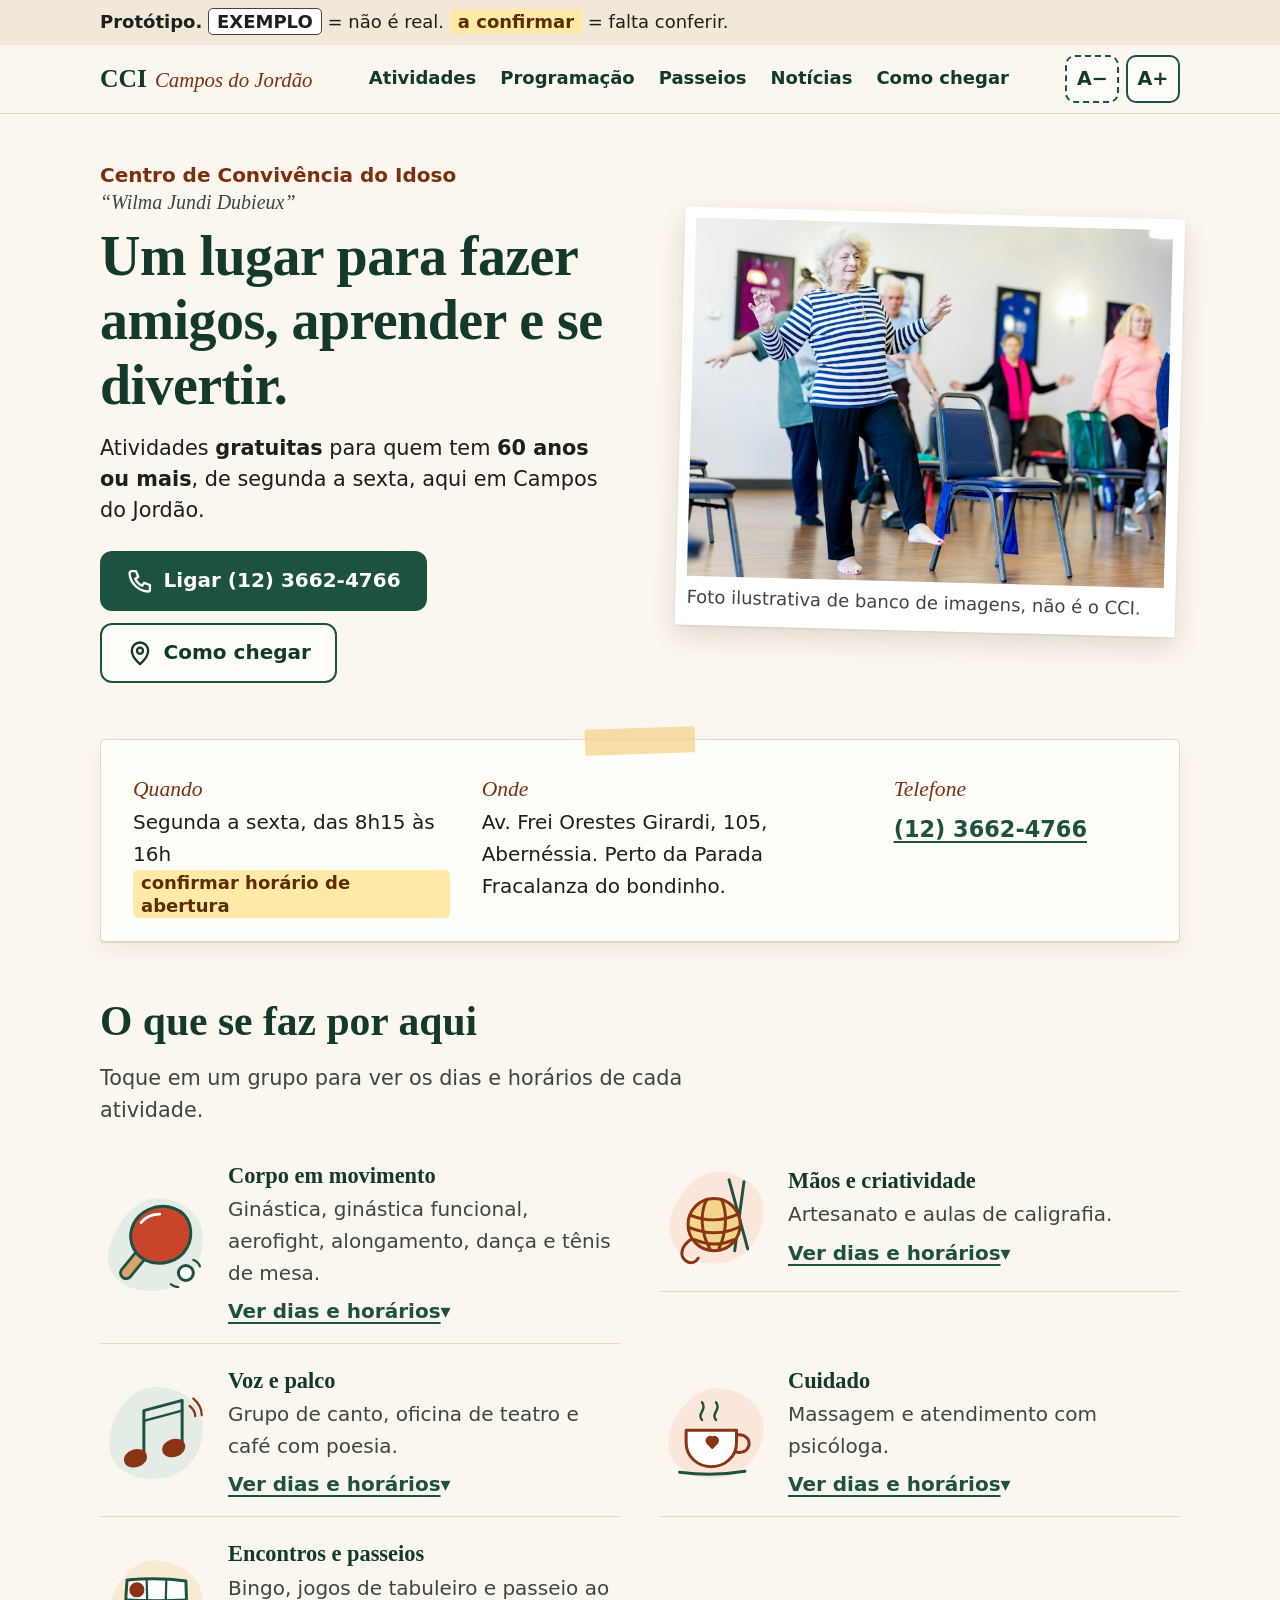
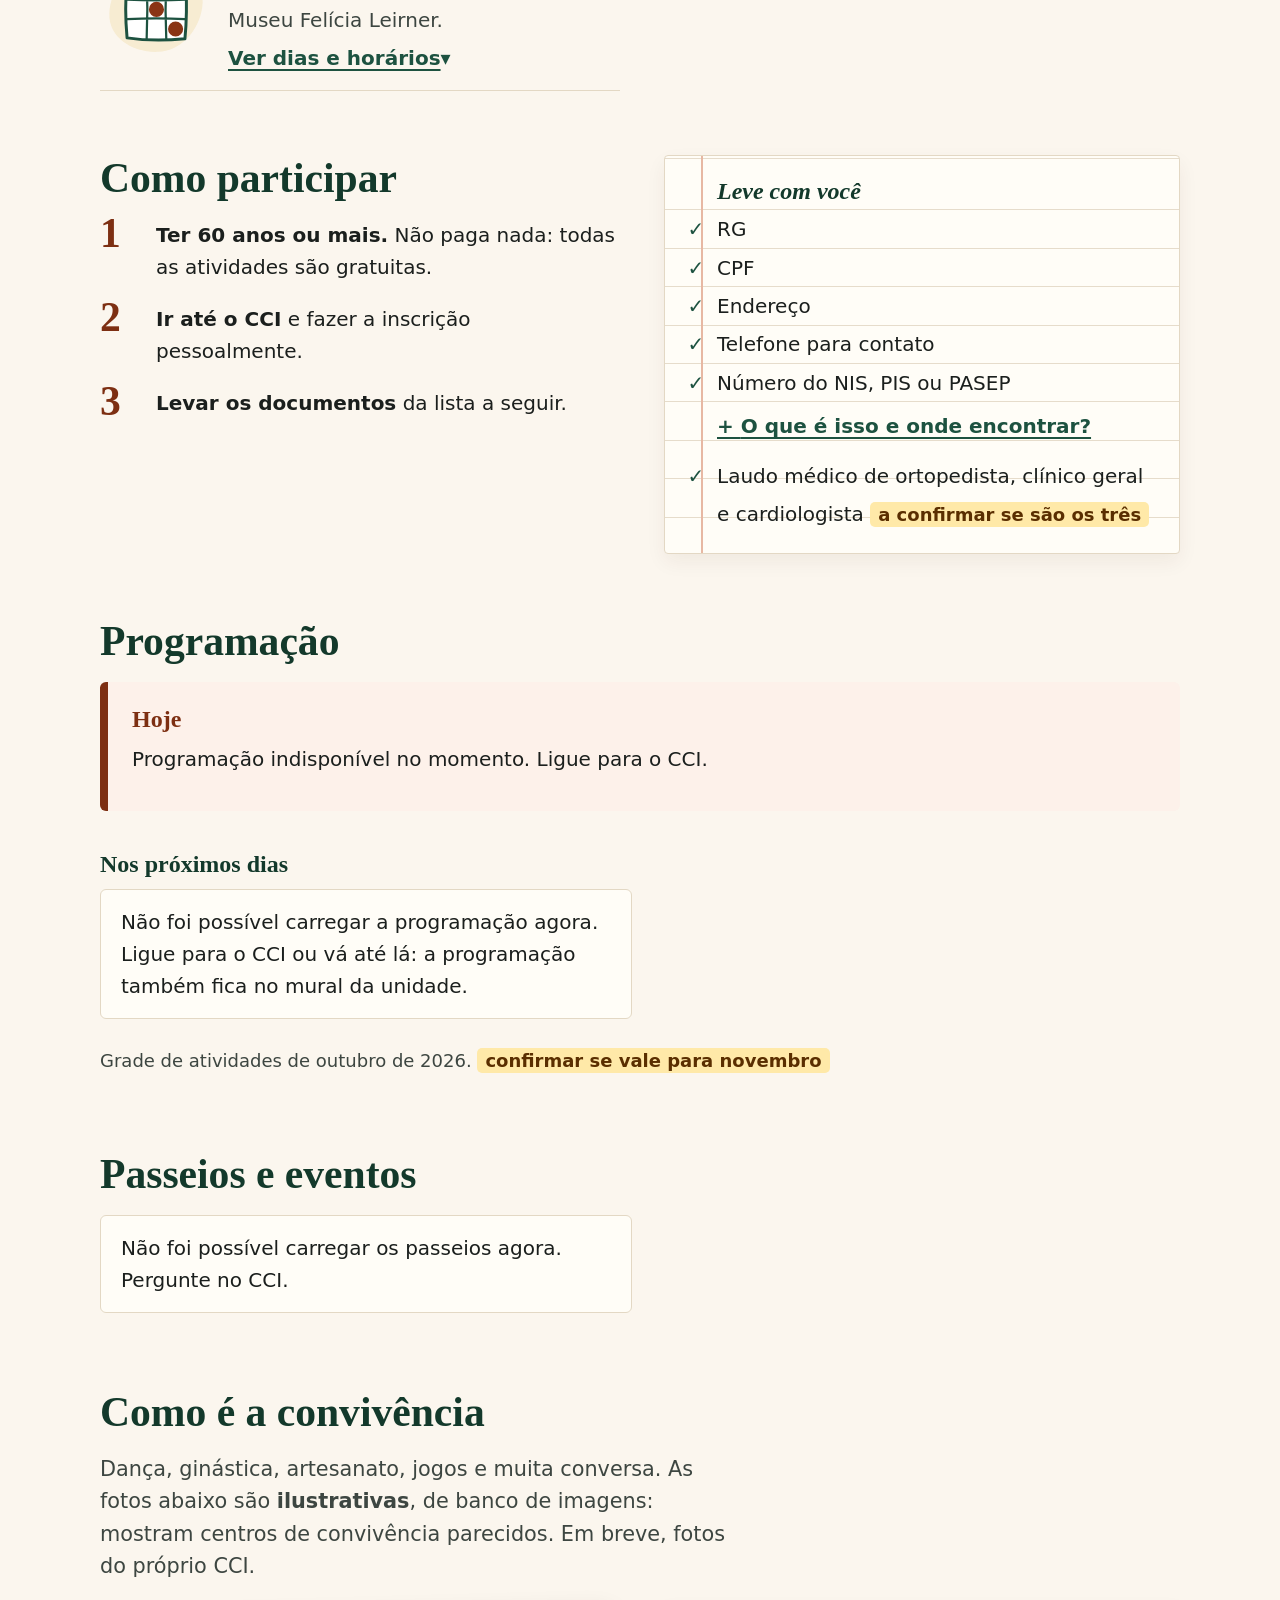
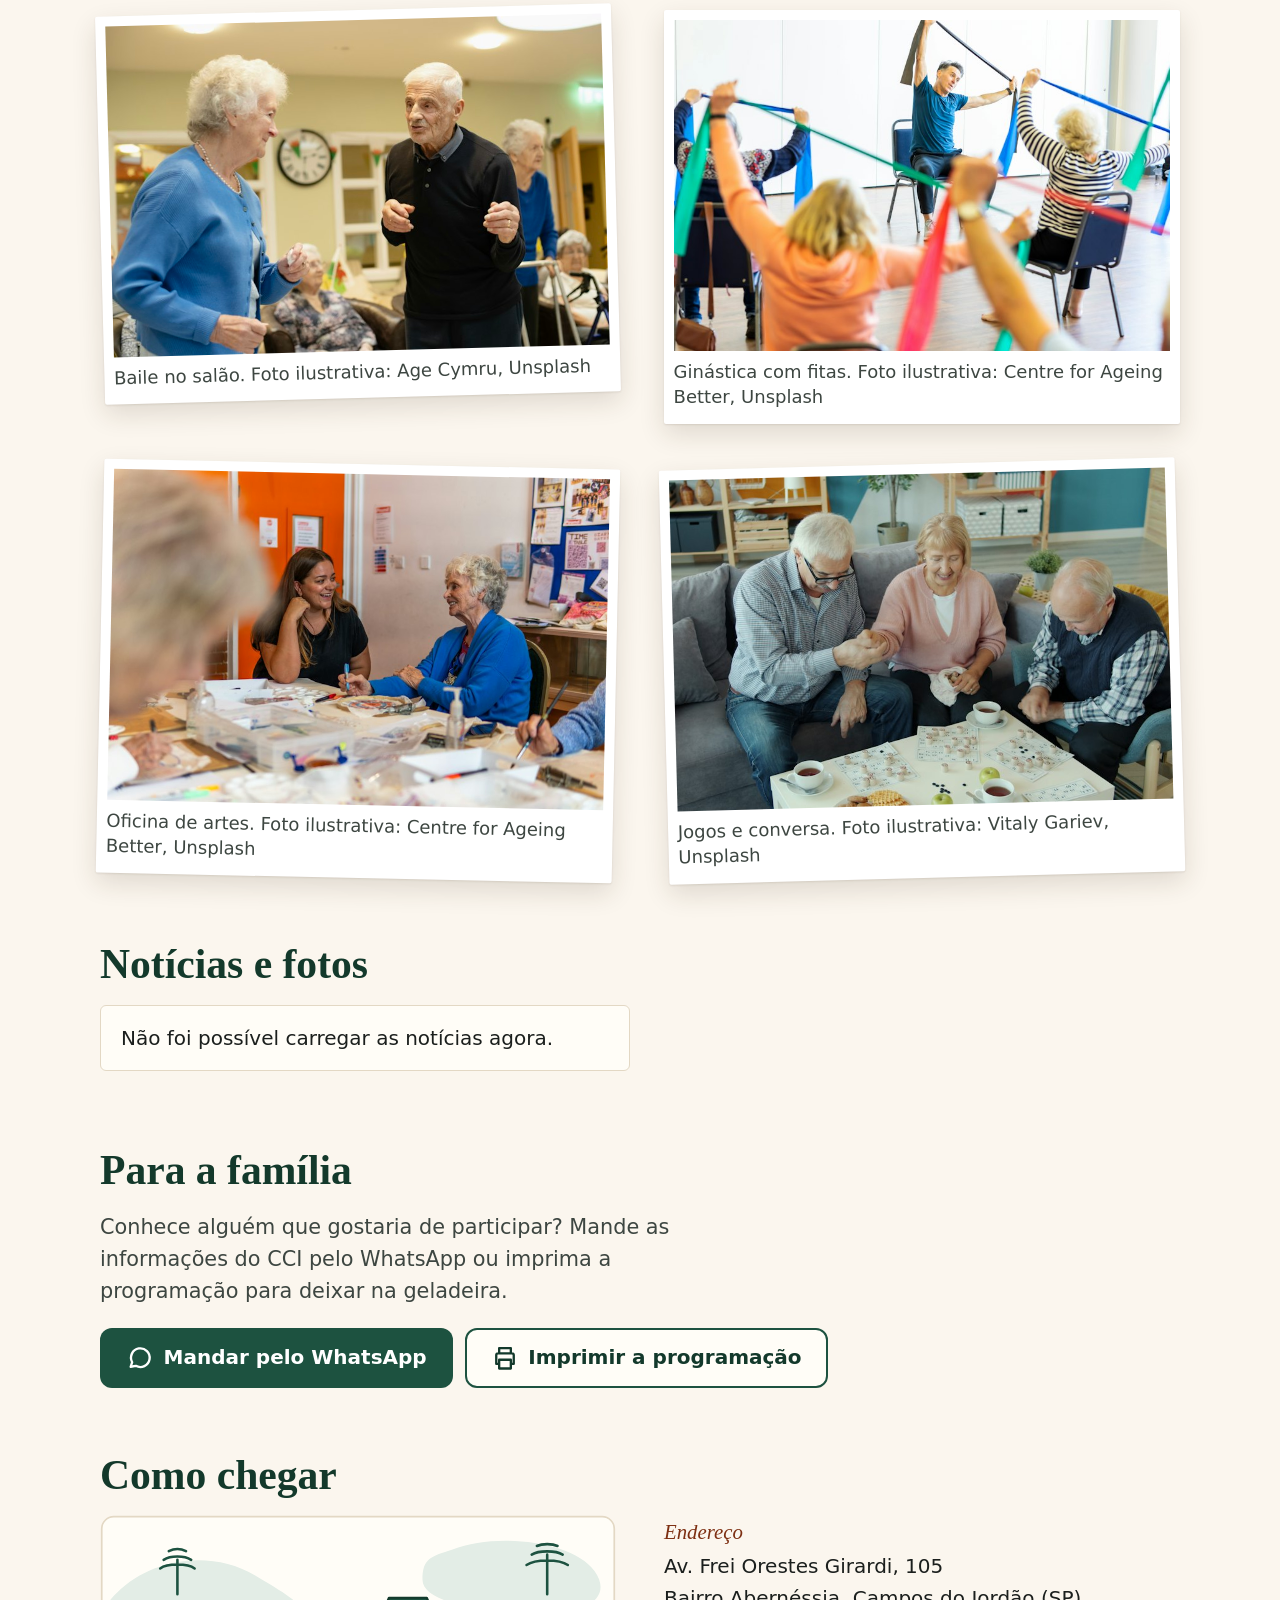
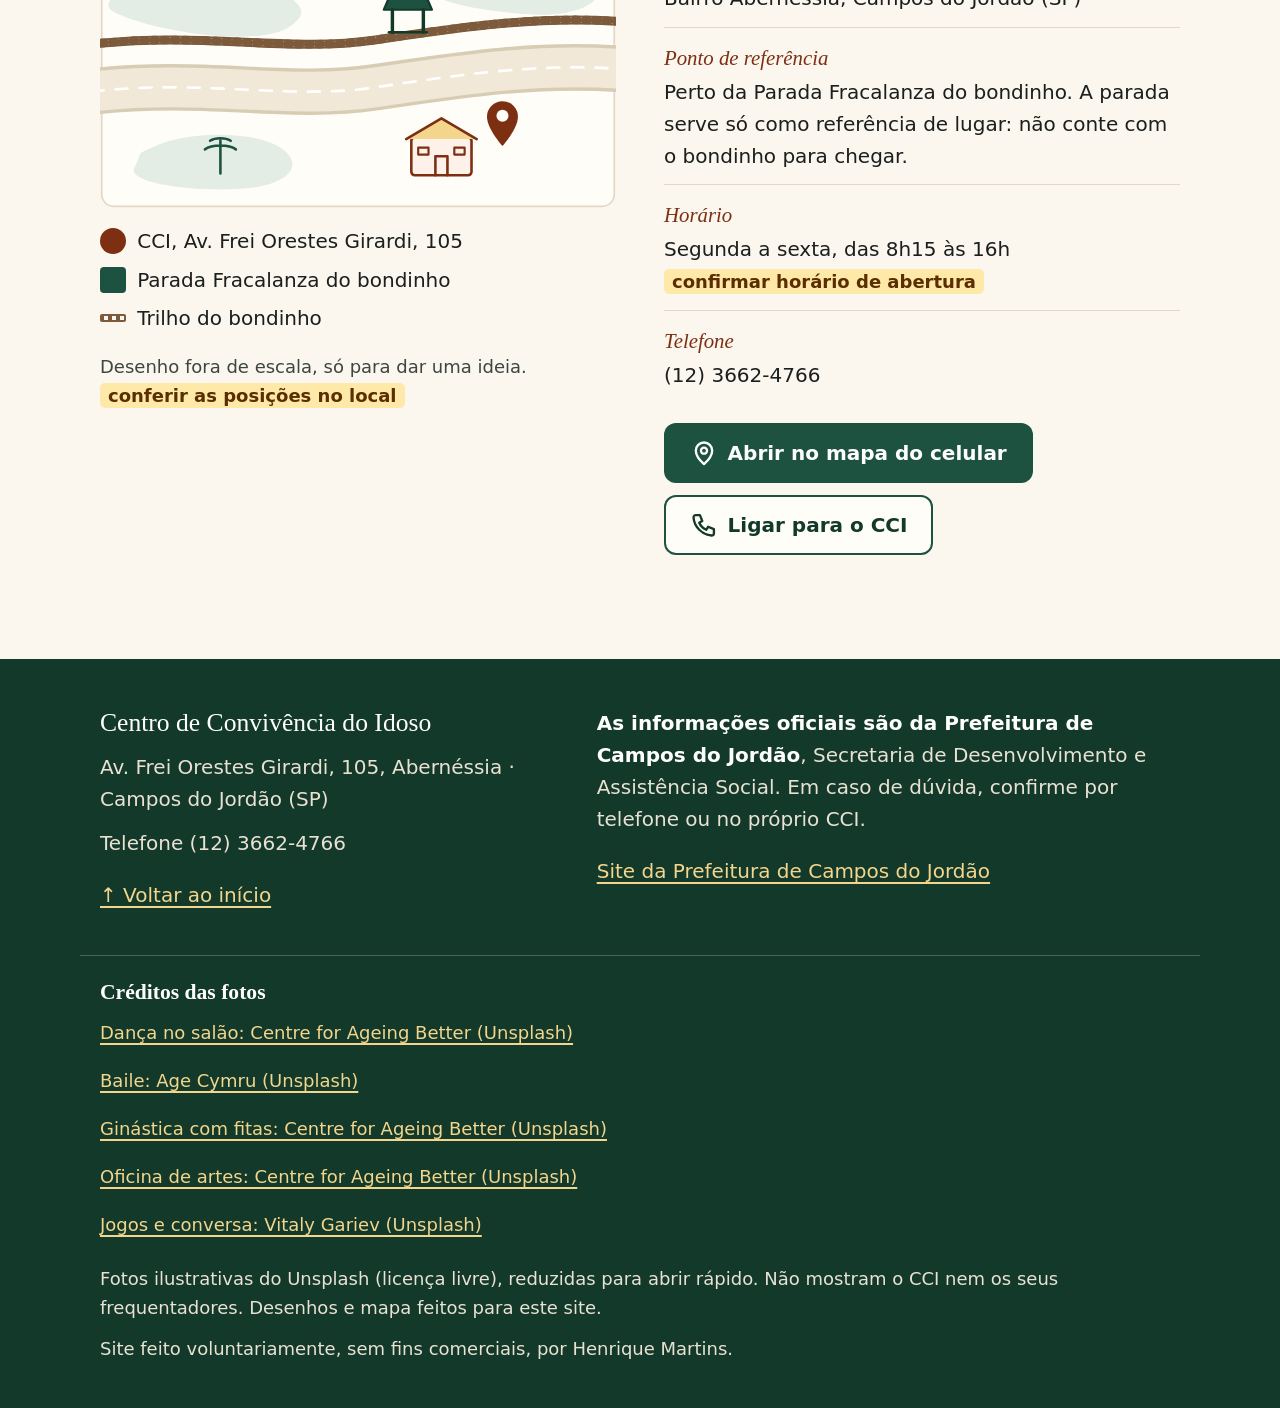
<file: index.html>
<!doctype html>
<html lang="pt-BR">
<head>
  <meta charset="utf-8">
  <meta name="viewport" content="width=device-width, initial-scale=1">
  <title>Centro de Convivência do Idoso – Campos do Jordão</title>
  <meta name="description" content="Centro de Convivência do Idoso (CCI) de Campos do Jordão: atividades gratuitas para pessoas com 60 anos ou mais. Programação, passeios, endereço e telefone.">
  <meta name="theme-color" content="#1d5240">
  <!-- PROTÓTIPO: não aparecer no Google. Apagar esta linha quando o site for oficial. -->
  <meta name="robots" content="noindex, nofollow">
  <link rel="stylesheet" href="css/estilo.css?v=21">
</head>
<body>
  <!-- Ícones dos botões (desenhos simples, sem texto) -->
  <svg class="sprite" aria-hidden="true" focusable="false">
    <symbol id="i-telefone" viewBox="0 0 24 24"><path d="M5 3.5h3.5l2 5-2.6 1.6a11.5 11.5 0 0 0 6 6l1.6-2.6 5 2V19a2 2 0 0 1-2 2A17 17 0 0 1 3 5.5a2 2 0 0 1 2-2z"/></symbol>
    <symbol id="i-local" viewBox="0 0 24 24"><path d="M12 21.5s-7-6.3-7-11.5a7 7 0 0 1 14 0c0 5.2-7 11.5-7 11.5z"/><circle cx="12" cy="10" r="2.6"/></symbol>
    <symbol id="i-conversa" viewBox="0 0 24 24"><path d="M4 19.5l1.3-3.9A8 8 0 1 1 8.4 18.7z"/></symbol>
    <symbol id="i-impressora" viewBox="0 0 24 24"><path d="M7 8V3.5h10V8M7 17H4.5V9.5a1.5 1.5 0 0 1 1.5-1.5h12a1.5 1.5 0 0 1 1.5 1.5V17H17M7 13.5h10V21H7z"/></symbol>
  </svg>

  <a class="pular" href="#conteudo">Pular para o conteúdo</a>

  <div class="faixa-prototipo" id="faixa-prototipo">
    <div class="largura">
      <strong>Protótipo.</strong> <span class="selo selo-exemplo">EXEMPLO</span> = não é real. <span class="selo selo-confirmar">a confirmar</span> = falta conferir.
    </div>
  </div>

  <header class="topo">
    <div class="largura topo-linha">
      <a class="marca" href="#inicio">CCI <em>Campos do Jordão</em></a>
      <nav aria-label="Seções do site" class="menu-topo">
        <ul class="menu">
          <li><a href="#atividades">Atividades</a></li>
          <li><a href="#programacao">Programação</a></li>
          <li><a href="#passeios">Passeios</a></li>
          <li data-publicidade><a href="#noticias">Notícias</a></li>
          <li><a href="#como-chegar">Como chegar</a></li>
        </ul>
      </nav>
      <div class="tamanho-letra" role="group" aria-label="Tamanho da letra">
        <button type="button" class="js-letra" data-passo="-1" aria-label="Diminuir a letra">A−</button>
        <button type="button" class="js-letra" data-passo="1" aria-label="Aumentar a letra">A+</button>
      </div>
    </div>
  </header>

  <main id="conteudo">

    <!-- INÍCIO: o essencial na primeira tela -->
    <section id="inicio" class="abertura" aria-labelledby="titulo-inicio">
      <div class="largura abertura-grade">
        <figure class="abertura-foto">
          <picture>
            <source media="(min-width: 48rem)" srcset="img/convivencia-danca-1280.jpg">
            <img src="img/convivencia-danca-720.jpg" width="720" height="540" alt="Senhoras de cabelos brancos dançando com os braços abertos num salão com cadeiras encostadas na parede.">
          </picture>
          <figcaption>Foto ilustrativa de banco de imagens, não é o CCI.</figcaption>
        </figure>

        <div class="abertura-texto">
          <p class="nome-oficial">Centro de Convivência do Idoso <span>“Wilma Jundi Dubieux”</span></p>
          <h1 id="titulo-inicio">Um lugar para fazer amigos, aprender e se divertir.</h1>
          <p class="chamada">Atividades <strong>gratuitas</strong> para quem tem <strong>60 anos ou mais</strong>, de segunda a sexta, aqui em Campos do Jordão.</p>
          <div class="botoes">
            <a class="botao botao-principal js-telefone-link" href="tel:+551236624766">
              <svg class="icone" aria-hidden="true"><use href="#i-telefone"/></svg>
              <span>Ligar <span class="js-telefone-texto">(12) 3662-4766</span></span>
            </a>
            <a class="botao botao-claro" href="#como-chegar">
              <svg class="icone" aria-hidden="true"><use href="#i-local"/></svg>
              <span>Como chegar</span>
            </a>
          </div>
        </div>
      </div>
    </section>

    <div class="largura">
      <div id="avisos" class="avisos" aria-live="polite"></div>

      <!-- Bilhete com o essencial -->
      <dl class="bilhete" aria-label="Informações principais">
        <div>
          <dt>Quando</dt>
          <dd>Segunda a sexta, das 8h15 às 16h <span class="selo selo-confirmar">confirmar horário de abertura</span></dd>
        </div>
        <div>
          <dt>Onde</dt>
          <dd>Av. Frei Orestes Girardi, 105, Abernéssia. Perto da Parada Fracalanza do bondinho.</dd>
        </div>
        <div>
          <dt>Telefone</dt>
          <dd><a class="js-telefone-link" href="tel:+551236624766"><span class="js-telefone-texto">(12) 3662-4766</span></a></dd>
        </div>
      </dl>

      <!-- Índice (só no celular; no computador o menu fica no topo) -->
      <nav aria-label="Neste site" class="indice">
        <h2>Neste site</h2>
        <ul>
          <li><a href="#atividades">O que se faz por aqui</a></li>
          <li><a href="#participar">Como participar</a></li>
          <li><a href="#programacao">Programação</a></li>
          <li><a href="#passeios">Passeios e eventos</a></li>
          <li data-publicidade><a href="#noticias">Notícias e fotos</a></li>
          <li><a href="#familia">Para a família</a></li>
          <li><a href="#como-chegar">Como chegar</a></li>
        </ul>
      </nav>

      <!-- O QUE SE FAZ POR AQUI: cada grupo abre e mostra os dias e horários (vindos da planilha) -->
      <section id="atividades" class="secao" aria-labelledby="titulo-atividades">
        <h2 id="titulo-atividades">O que se faz por aqui</h2>
        <p class="intro">Toque em um grupo para ver os dias e horários de cada atividade.</p>
        <ul class="grupos">
          <li class="grupo">
            <details>
              <summary>
                <img src="img/ilustracoes/movimento.svg" alt="" width="120" height="120">
                <span class="grupo-texto"><span class="grupo-nome">Corpo em movimento</span>
                <span class="grupo-lista">Ginástica, ginástica funcional, aerofight, alongamento, dança e tênis de mesa.</span>
                <span class="grupo-abrir"><span class="quando-fechado">Ver dias e horários</span><span class="quando-aberto">Esconder horários</span></span></span>
              </summary>
              <div class="grupo-horarios" data-busca="ginastica,aerofight,funcional,alongamento,danca,tenis"><p>Veja na programação mais abaixo.</p></div>
            </details>
          </li>
          <li class="grupo">
            <details>
              <summary>
                <img src="img/ilustracoes/maos.svg" alt="" width="120" height="120">
                <span class="grupo-texto"><span class="grupo-nome">Mãos e criatividade</span>
                <span class="grupo-lista">Artesanato e aulas de caligrafia.</span>
                <span class="grupo-abrir"><span class="quando-fechado">Ver dias e horários</span><span class="quando-aberto">Esconder horários</span></span></span>
              </summary>
              <div class="grupo-horarios" data-busca="artesanato,caligrafia"><p>Veja na programação mais abaixo.</p></div>
            </details>
          </li>
          <li class="grupo">
            <details>
              <summary>
                <img src="img/ilustracoes/voz.svg" alt="" width="120" height="120">
                <span class="grupo-texto"><span class="grupo-nome">Voz e palco</span>
                <span class="grupo-lista">Grupo de canto, oficina de teatro e café com poesia.</span>
                <span class="grupo-abrir"><span class="quando-fechado">Ver dias e horários</span><span class="quando-aberto">Esconder horários</span></span></span>
              </summary>
              <div class="grupo-horarios" data-busca="canto,teatro,poesia"><p>Veja na programação mais abaixo.</p></div>
            </details>
          </li>
          <li class="grupo">
            <details>
              <summary>
                <img src="img/ilustracoes/cuidado.svg" alt="" width="120" height="120">
                <span class="grupo-texto"><span class="grupo-nome">Cuidado</span>
                <span class="grupo-lista">Massagem e atendimento com psicóloga.</span>
                <span class="grupo-abrir"><span class="quando-fechado">Ver dias e horários</span><span class="quando-aberto">Esconder horários</span></span></span>
              </summary>
              <div class="grupo-horarios" data-busca="massagem,psicolog"><p>Veja na programação mais abaixo.</p></div>
            </details>
          </li>
          <li class="grupo">
            <details>
              <summary>
                <img src="img/ilustracoes/encontros.svg" alt="" width="120" height="120">
                <span class="grupo-texto"><span class="grupo-nome">Encontros e passeios</span>
                <span class="grupo-lista">Bingo, jogos de tabuleiro e passeio ao Museu Felícia Leirner.</span>
                <span class="grupo-abrir"><span class="quando-fechado">Ver dias e horários</span><span class="quando-aberto">Esconder horários</span></span></span>
              </summary>
              <div class="grupo-horarios" data-busca="bingo,tabuleiro,museu,passeio"><p>Veja na programação mais abaixo.</p></div>
            </details>
          </li>
        </ul>
      </section>

      <!-- COMO PARTICIPAR -->
      <section id="participar" class="secao participar" aria-labelledby="titulo-participar">
        <div>
          <h2 id="titulo-participar">Como participar</h2>
          <ol class="passos">
            <li><strong>Ter 60 anos ou mais.</strong> Não paga nada: todas as atividades são gratuitas.</li>
            <li><strong>Ir até o CCI</strong> e fazer a inscrição pessoalmente.</li>
            <li><strong>Levar os documentos</strong> da lista a seguir.</li>
          </ol>
        </div>
        <div class="caderno">
          <h3>Leve com você</h3>
          <ul>
            <li>RG</li>
            <li>CPF</li>
            <li>Endereço</li>
            <li>Telefone para contato</li>
            <li>Número do NIS, PIS ou PASEP
              <details class="ajuda-doc">
                <summary>O que é isso e onde encontrar?</summary>
                <div class="ajuda-doc-texto">
                  <p><strong>O que é:</strong> um número que o governo dá a cada pessoa. Quem trabalhou de carteira assinada tem o <strong>PIS</strong>; quem foi servidor público tem o <strong>PASEP</strong>; quem está em algum programa social tem o <strong>NIS</strong>. É o mesmo tipo de número: quem tem um deles já tem o que precisa.</p>
                  <p><strong>Onde achar, sem sair de casa:</strong></p>
                  <ul>
                    <li><strong>Carteira de Trabalho de papel:</strong> nas primeiras páginas, procure um carimbo ou etiqueta escrito “PIS” ou “PASEP”.</li>
                    <li><strong>Cartão Cidadão ou cartão do Bolsa Família</strong> (da Caixa): o número vem impresso no cartão.</li>
                    <li><strong>Aplicativo Carteira de Trabalho Digital</strong>, no celular: aparece nos dados pessoais.</li>
                    <li><strong>Aplicativo Meu INSS ou telefone 135</strong>: lá o número aparece com o nome de “NIT”, que é o mesmo.</li>
                  </ul>
                  <p><strong>Se nunca teve nenhum desses:</strong> o número é criado quando a pessoa faz o <strong>Cadastro Único</strong> no CRAS (Centro de Referência de Assistência Social). Leve RG e CPF.</p>
                  <p>Na dúvida, ligue para o CCI antes de ir: <a class="js-telefone-link" href="tel:+551236624766"><span class="js-telefone-texto">(12) 3662-4766</span></a>.</p>
                  <p><span class="selo selo-confirmar">texto a revisar com a coordenação</span></p>
                </div>
              </details>
            </li>
            <li>Laudo médico de ortopedista, clínico geral e cardiologista <span class="selo selo-confirmar">a confirmar se são os três</span></li>
          </ul>
        </div>
      </section>

      <!-- PROGRAMAÇÃO -->
      <section id="programacao" class="secao" aria-labelledby="titulo-programacao">
        <h2 id="titulo-programacao">Programação</h2>
        <p class="estado" id="estado-programacao"></p>

        <div id="hoje" class="cartao cartao-hoje">
          <h3>Hoje</h3>
          <p>Carregando a programação…</p>
        </div>

        <h3 class="subtitulo">Nos próximos dias</h3>
        <div id="semana" class="semana">
          <p class="aviso-falha">Se a programação não aparecer, ligue para o CCI ou vá até lá: a programação também fica no mural da unidade.</p>
        </div>
        <p id="sem-atividade" class="sem-atividade"></p>
        <div id="dias-fechados" class="dias-fechados"></div>
        <div id="mensais" class="mensais"></div>
        <p class="nota">Grade de atividades de outubro de 2026. <span class="selo selo-confirmar">confirmar se vale para novembro</span></p>
        <p class="voltar"><a href="#inicio">Voltar ao início</a></p>
      </section>

      <!-- PASSEIOS E EVENTOS -->
      <section id="passeios" class="secao" aria-labelledby="titulo-passeios">
        <h2 id="titulo-passeios">Passeios e eventos</h2>
        <p class="estado" id="estado-eventos"></p>
        <div id="eventos" class="eventos">
          <p class="aviso-falha">Se os passeios não aparecerem, pergunte no CCI.</p>
        </div>
        <p class="voltar"><a href="#inicio">Voltar ao início</a></p>
      </section>

      <!-- A CONVIVÊNCIA: fotos ilustrativas até chegarem as fotos reais do CCI -->
      <section class="secao" aria-labelledby="titulo-espaco">
        <h2 id="titulo-espaco">Como é a convivência</h2>
        <p class="intro">Dança, ginástica, artesanato, jogos e muita conversa. As fotos abaixo são <strong>ilustrativas</strong>, de banco de imagens: mostram centros de convivência parecidos. Em breve, fotos do próprio CCI.</p>
        <div class="galeria">
          <figure class="foto-moldura inclinada-esq">
            <img src="img/convivencia-baile.jpg" width="800" height="533" loading="lazy" alt="Uma senhora e um senhor dançando juntos num salão, com outras pessoas sentadas assistindo.">
            <figcaption>Baile no salão. Foto ilustrativa: Age Cymru, Unsplash</figcaption>
          </figure>
          <figure class="foto-moldura">
            <img src="img/convivencia-ginastica.jpg" width="800" height="533" loading="lazy" alt="Grupo fazendo ginástica sentado em cadeiras, balançando fitas coloridas no ar.">
            <figcaption>Ginástica com fitas. Foto ilustrativa: Centre for Ageing Better, Unsplash</figcaption>
          </figure>
          <figure class="foto-moldura inclinada-dir">
            <img src="img/convivencia-artes.jpg" width="800" height="533" loading="lazy" alt="Senhora sorrindo numa mesa de artesanato, com tintas e materiais espalhados, conversando com uma moça.">
            <figcaption>Oficina de artes. Foto ilustrativa: Centre for Ageing Better, Unsplash</figcaption>
          </figure>
          <figure class="foto-moldura inclinada-esq">
            <img src="img/convivencia-jogos.jpg" width="800" height="533" loading="lazy" alt="Três idosos sentados num sofá montando um quebra-cabeça e rindo, com xícaras de chá na mesa.">
            <figcaption>Jogos e conversa. Foto ilustrativa: Vitaly Gariev, Unsplash</figcaption>
          </figure>
        </div>
      </section>

      <!-- NOTÍCIAS (some no período eleitoral) -->
      <section id="noticias" class="secao" aria-labelledby="titulo-noticias" data-publicidade>
        <h2 id="titulo-noticias">Notícias e fotos</h2>
        <p class="estado" id="estado-noticias"></p>
        <div id="lista-noticias" class="noticias"></div>
        <p class="voltar"><a href="#inicio">Voltar ao início</a></p>
      </section>

      <!-- PARA A FAMÍLIA -->
      <section id="familia" class="secao familia" aria-labelledby="titulo-familia">
        <h2 id="titulo-familia">Para a família</h2>
        <p class="intro">Conhece alguém que gostaria de participar? Mande as informações do CCI pelo WhatsApp ou imprima a programação para deixar na geladeira.</p>
        <div class="botoes">
          <a class="botao botao-principal js-whatsapp" href="https://wa.me/?text=Centro%20de%20Conviv%C3%AAncia%20do%20Idoso%20(CCI)%20de%20Campos%20do%20Jord%C3%A3o%3A%20atividades%20gratuitas%20para%20quem%20tem%2060%20anos%20ou%20mais.%20Av.%20Frei%20Orestes%20Girardi%2C%20105%2C%20Abern%C3%A9ssia.%20Telefone%20(12)%203662-4766." target="_blank" rel="noopener">
            <svg class="icone" aria-hidden="true"><use href="#i-conversa"/></svg><span>Mandar pelo WhatsApp</span>
          </a>
          <button type="button" class="botao botao-claro js-imprimir">
            <svg class="icone" aria-hidden="true"><use href="#i-impressora"/></svg><span>Imprimir a programação</span>
          </button>
        </div>
      </section>

      <!-- COMO CHEGAR -->
      <section id="como-chegar" class="secao" aria-labelledby="titulo-chegar">
        <h2 id="titulo-chegar">Como chegar</h2>
        <div class="chegar">
          <figure class="mapinha">
            <img src="img/ilustracoes/mapa.svg?v=2" width="600" height="340" loading="lazy" alt="Desenho fora de escala: a avenida Frei Orestes Girardi com o trilho do bondinho ao lado, a Parada Fracalanza e o prédio do CCI marcado com um alfinete do outro lado da avenida.">
            <figcaption>
              <ul class="legenda">
                <li><span class="legenda-cor legenda-cci" aria-hidden="true"></span>CCI, Av. Frei Orestes Girardi, 105</li>
                <li><span class="legenda-cor legenda-parada" aria-hidden="true"></span>Parada Fracalanza do bondinho</li>
                <li><span class="legenda-cor legenda-trilho" aria-hidden="true"></span>Trilho do bondinho</li>
              </ul>
              <p class="nota">Desenho fora de escala, só para dar uma ideia. <span class="selo selo-confirmar">conferir as posições no local</span></p>
            </figcaption>
          </figure>
          <div>
            <dl class="dados">
              <div>
                <dt>Endereço</dt>
                <dd>Av. Frei Orestes Girardi, 105<br>Bairro Abernéssia, Campos do Jordão (SP)</dd>
              </div>
              <div>
                <dt>Ponto de referência</dt>
                <dd>Perto da Parada Fracalanza do bondinho. A parada serve só como referência de lugar: não conte com o bondinho para chegar.</dd>
              </div>
              <div>
                <dt>Horário</dt>
                <dd>Segunda a sexta, das 8h15 às 16h <span class="selo selo-confirmar">confirmar horário de abertura</span></dd>
              </div>
              <div>
                <dt>Telefone</dt>
                <dd><span class="js-telefone-texto">(12) 3662-4766</span></dd>
              </div>
            </dl>
            <div class="botoes">
              <a class="botao botao-principal js-mapa-link" href="https://www.google.com/maps/search/?api=1&amp;query=Av.%20Frei%20Orestes%20Girardi%2C%20105%2C%20Aberness%C3%ADa%2C%20Campos%20do%20Jord%C3%A3o%20-%20SP" target="_blank" rel="noopener">
                <svg class="icone" aria-hidden="true"><use href="#i-local"/></svg><span>Abrir no mapa do celular</span>
              </a>
              <a class="botao botao-claro js-telefone-link" href="tel:+551236624766">
                <svg class="icone" aria-hidden="true"><use href="#i-telefone"/></svg><span>Ligar para o CCI</span>
              </a>
            </div>
          </div>
        </div>
      </section>
    </div>
  </main>

  <footer class="rodape">
    <div class="largura rodape-grade">
      <div>
        <p class="rodape-marca">Centro de Convivência do Idoso</p>
        <p>Av. Frei Orestes Girardi, 105, Abernéssia · Campos do Jordão (SP)</p>
        <p>Telefone <span class="js-telefone-texto">(12) 3662-4766</span></p>
        <p><a href="#inicio">↑ Voltar ao início</a></p>
      </div>
      <div>
        <p><strong>As informações oficiais são da Prefeitura de Campos do Jordão</strong>, Secretaria de Desenvolvimento e Assistência Social. Em caso de dúvida, confirme por telefone ou no próprio CCI.</p>
        <p><a href="https://camposdojordao.sp.gov.br/" target="_blank" rel="noopener">Site da Prefeitura de Campos do Jordão</a></p>
      </div>
    </div>
    <div class="largura">
      <h2 class="rodape-titulo">Créditos das fotos</h2>
      <ul class="creditos">
        <li><a href="https://unsplash.com/photos/XDH1y3RTYyI">Dança no salão: Centre for Ageing Better (Unsplash)</a></li>
        <li><a href="https://unsplash.com/photos/AO8Y0_CCo-E">Baile: Age Cymru (Unsplash)</a></li>
        <li><a href="https://unsplash.com/photos/kB4FXX1KXhQ">Ginástica com fitas: Centre for Ageing Better (Unsplash)</a></li>
        <li><a href="https://unsplash.com/photos/8NDGA3RepNg">Oficina de artes: Centre for Ageing Better (Unsplash)</a></li>
        <li><a href="https://unsplash.com/photos/Wk6f1CkGlEo">Jogos e conversa: Vitaly Gariev (Unsplash)</a></li>
      </ul>
      <p class="rodape-pequeno">Fotos ilustrativas do Unsplash (licença livre), reduzidas para abrir rápido. Não mostram o CCI nem os seus frequentadores. Desenhos e mapa feitos para este site.</p>
      <p class="rodape-pequeno">Site feito voluntariamente, sem fins comerciais, por Henrique Martins.</p>
    </div>
  </footer>

  <!-- Barra fixa no celular: ligar e como chegar sempre à mão -->
  <nav class="barra-fixa" aria-label="Contato rápido">
    <a class="js-telefone-link" href="tel:+551236624766"><svg class="icone" aria-hidden="true"><use href="#i-telefone"/></svg>Ligar</a>
    <a href="#como-chegar"><svg class="icone" aria-hidden="true"><use href="#i-local"/></svg>Como chegar</a>
  </nav>

  <!-- Folha para imprimir (montada pelo site na hora de imprimir) -->
  <div id="folha-impressao" class="folha-impressao" aria-hidden="true"></div>

  <script src="config.js?v=20"></script>
  <script src="js/leitura.js?v=20"></script>
  <script src="js/app.js?v=20"></script>
</body>
</html>
</file>
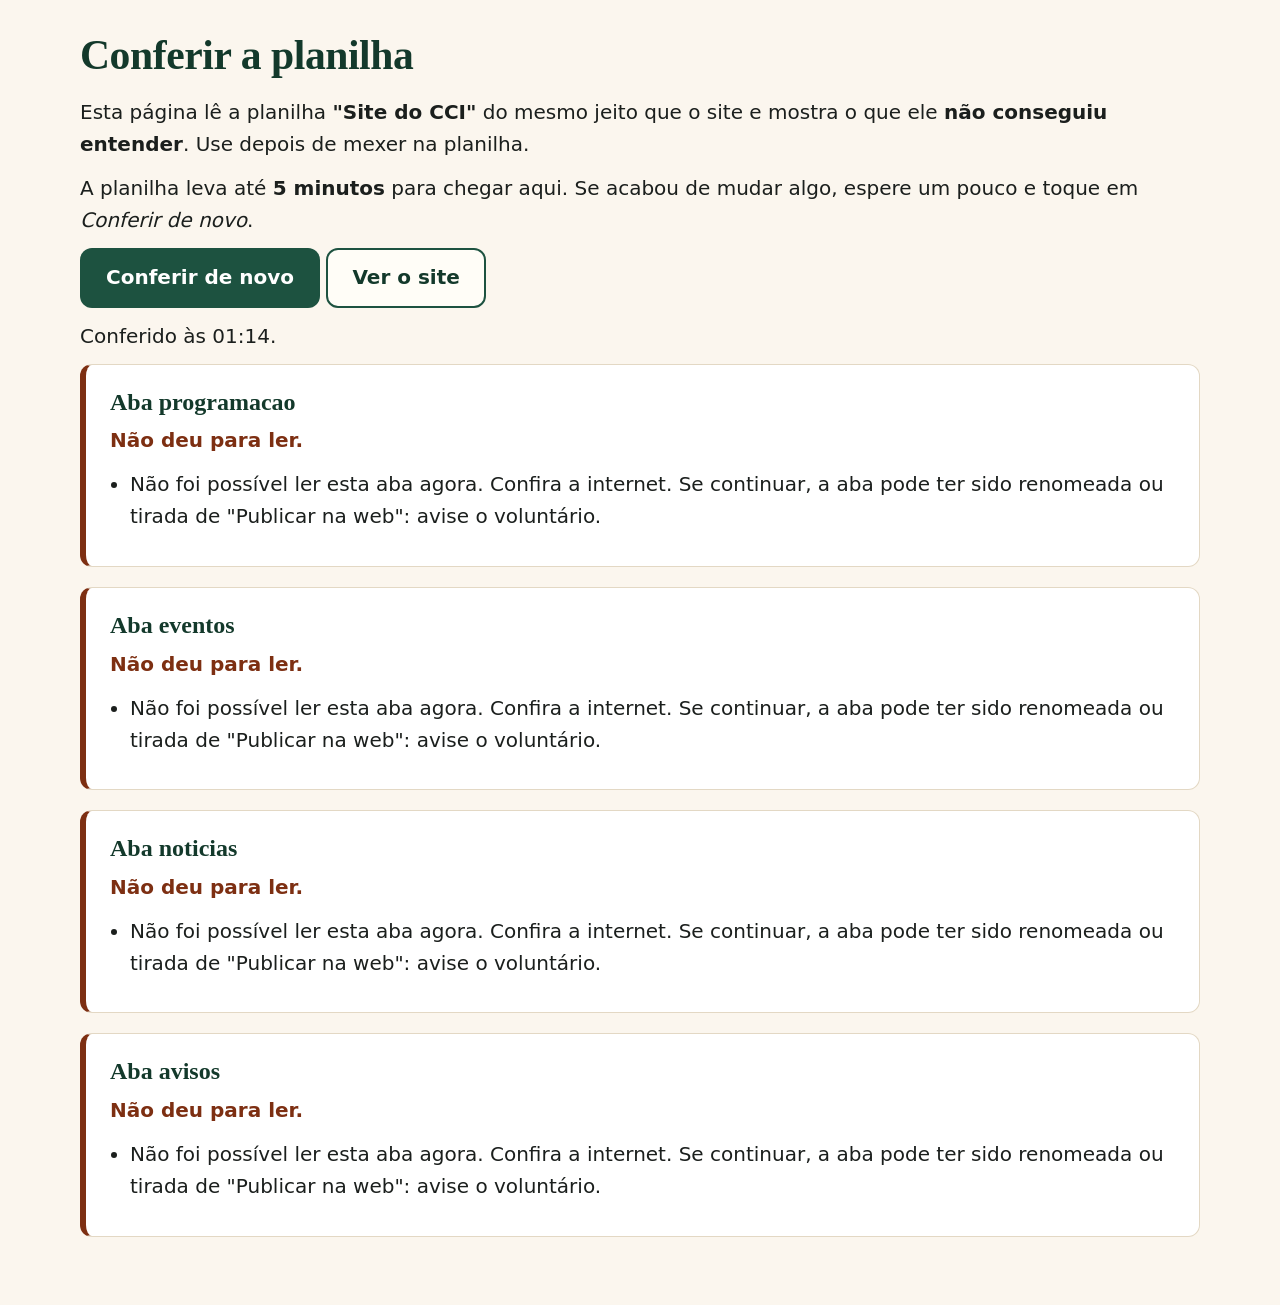
<file: conferir.html>
<!doctype html>
<html lang="pt-BR">
<head>
  <meta charset="utf-8">
  <meta name="viewport" content="width=device-width, initial-scale=1">
  <title>Conferir a planilha – CCI</title>
  <!-- Página de apoio da coordenação: nunca aparece no Google -->
  <meta name="robots" content="noindex, nofollow">
  <link rel="stylesheet" href="css/estilo.css?v=21">
  <style>
    .conferir { padding: 2rem 0 3rem; }
    .conferir h1 { font-size: clamp(1.8rem, 5vw, 2.6rem); }
    .aba { margin: 0 0 1.25rem; }
    .aba h2 { font-size: 1.5rem; margin: 0 0 .5rem; }
    .aba-ok { border-left: 6px solid var(--verde); }
    .aba-erro { border-left: 6px solid var(--terracota); }
    .resumo { font-weight: 700; margin: 0 0 .75rem; }
    .aba-ok .resumo { color: var(--verde-escuro); }
    .aba-erro .resumo { color: var(--terracota); }
    .problemas { margin: 0; padding-left: 1.25rem; }
    .problemas li { margin: 0 0 .6rem; }
    .problemas .grave { color: var(--terracota); font-weight: 700; }
    .observacoes { margin: 1rem 0 0; }
    .observacoes summary { cursor: pointer; min-height: 48px; display: flex; align-items: center; color: var(--verde-escuro); font-weight: 700; }
    .carregando { font-style: italic; }
  </style>
</head>
<body>
  <main class="largura conferir" id="conteudo">
    <h1>Conferir a planilha</h1>
    <p>Esta página lê a planilha <strong>"Site do CCI"</strong> do mesmo jeito que o site e mostra o que ele <strong>não conseguiu entender</strong>. Use depois de mexer na planilha.</p>
    <p>A planilha leva até <strong>5 minutos</strong> para chegar aqui. Se acabou de mudar algo, espere um pouco e toque em <em>Conferir de novo</em>.</p>
    <p><button type="button" class="botao botao-principal" id="conferir-de-novo">Conferir de novo</button>
      <a class="botao botao-claro" href="./">Ver o site</a></p>
    <p id="quando" aria-live="polite"></p>
    <div id="resultado" aria-live="polite"><p class="carregando">Lendo a planilha…</p></div>
  </main>
  <script src="config.js?v=20"></script>
  <script src="js/leitura.js?v=20"></script>
  <script src="js/conferir.js?v=20"></script>
</body>
</html>
</file>
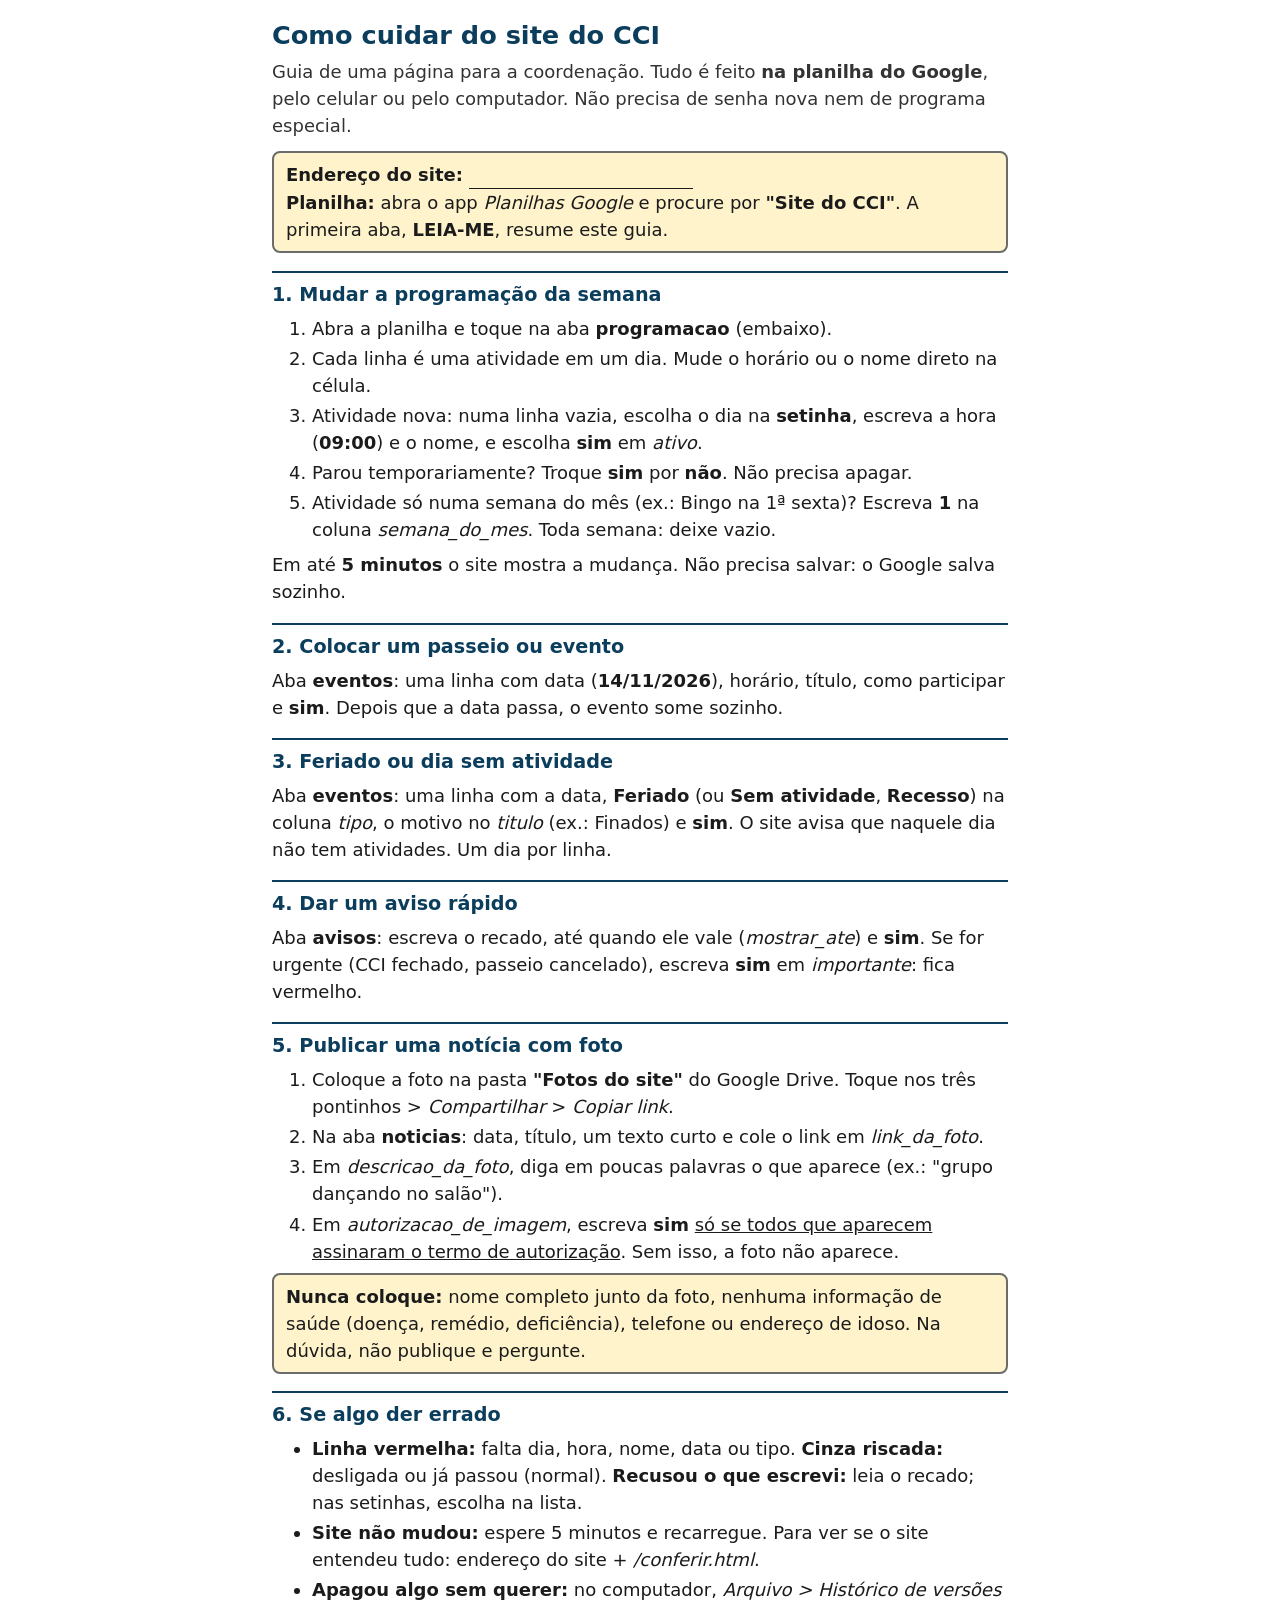
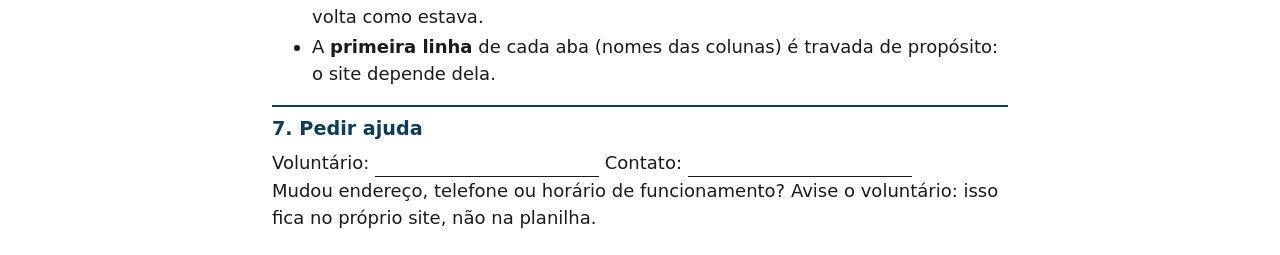
<file: docs/guia-coordenadora.html>
<!doctype html>
<html lang="pt-BR">
<head>
<meta charset="utf-8">
<meta name="viewport" content="width=device-width, initial-scale=1">
<title>Guia do site do CCI</title>
<style>
  body { font-family: system-ui, -apple-system, "Segoe UI", Roboto, Arial, sans-serif; font-size: 18px; line-height: 1.5; color: #1b1b1b; background: #fff; max-width: 46rem; margin: 0 auto; padding: 1rem; }
  h1 { font-size: 1.6rem; color: #0b3d5c; margin: 0 0 .25rem; }
  h2 { font-size: 1.2rem; color: #0b3d5c; margin: 1.1rem 0 .3rem; border-top: 2px solid #0b3d5c; padding-top: .5rem; }
  p, ol, ul { margin: 0 0 .5rem; }
  li { margin-bottom: .2rem; }
  .sub { color: #333; margin-bottom: .75rem; }
  .caixa { background: #fff3cc; border: 2px solid #6b6b6b; border-radius: 8px; padding: .5rem .75rem; margin: .5rem 0; }
  .lacuna { display: inline-block; min-width: 14rem; border-bottom: 1px solid #1b1b1b; }
  @media print { body { font-size: 10.5pt; line-height: 1.3; padding: 0; max-width: none; } h1 { font-size: 18pt; } h2 { font-size: 12.5pt; margin: .6em 0 .2em; padding-top: .3em; break-after: avoid; } p, ol, ul { margin-bottom: .3em; } li { margin-bottom: .1em; } .caixa { padding: .3em .6em; margin: .3em 0; } @page { size: A4; margin: 10mm 12mm; } }
</style>
</head>
<body>
<h1>Como cuidar do site do CCI</h1>
<p class="sub">Guia de uma página para a coordenação. Tudo é feito <strong>na planilha do Google</strong>, pelo celular ou pelo computador. Não precisa de senha nova nem de programa especial.</p>

<div class="caixa"><strong>Endereço do site:</strong> <span class="lacuna">&nbsp;</span><br>
<strong>Planilha:</strong> abra o app <em>Planilhas Google</em> e procure por <strong>"Site do CCI"</strong>. A primeira aba, <strong>LEIA-ME</strong>, resume este guia.</div>

<h2>1. Mudar a programação da semana</h2>
<ol>
  <li>Abra a planilha e toque na aba <strong>programacao</strong> (embaixo).</li>
  <li>Cada linha é uma atividade em um dia. Mude o horário ou o nome direto na célula.</li>
  <li>Atividade nova: numa linha vazia, escolha o dia na <strong>setinha</strong>, escreva a hora (<strong>09:00</strong>) e o nome, e escolha <strong>sim</strong> em <em>ativo</em>.</li>
  <li>Parou temporariamente? Troque <strong>sim</strong> por <strong>não</strong>. Não precisa apagar.</li>
  <li>Atividade só numa semana do mês (ex.: Bingo na 1ª sexta)? Escreva <strong>1</strong> na coluna <em>semana_do_mes</em>. Toda semana: deixe vazio.</li>
</ol>
<p>Em até <strong>5 minutos</strong> o site mostra a mudança. Não precisa salvar: o Google salva sozinho.</p>

<h2>2. Colocar um passeio ou evento</h2>
<p>Aba <strong>eventos</strong>: uma linha com data (<strong>14/11/2026</strong>), horário, título, como participar e <strong>sim</strong>. Depois que a data passa, o evento some sozinho.</p>

<h2>3. Feriado ou dia sem atividade</h2>
<p>Aba <strong>eventos</strong>: uma linha com a data, <strong>Feriado</strong> (ou <strong>Sem atividade</strong>, <strong>Recesso</strong>) na coluna <em>tipo</em>, o motivo no <em>titulo</em> (ex.: Finados) e <strong>sim</strong>. O site avisa que naquele dia não tem atividades. Um dia por linha.</p>

<h2>4. Dar um aviso rápido</h2>
<p>Aba <strong>avisos</strong>: escreva o recado, até quando ele vale (<em>mostrar_ate</em>) e <strong>sim</strong>. Se for urgente (CCI fechado, passeio cancelado), escreva <strong>sim</strong> em <em>importante</em>: fica vermelho.</p>

<h2>5. Publicar uma notícia com foto</h2>
<ol>
  <li>Coloque a foto na pasta <strong>"Fotos do site"</strong> do Google Drive. Toque nos três pontinhos &gt; <em>Compartilhar</em> &gt; <em>Copiar link</em>.</li>
  <li>Na aba <strong>noticias</strong>: data, título, um texto curto e cole o link em <em>link_da_foto</em>.</li>
  <li>Em <em>descricao_da_foto</em>, diga em poucas palavras o que aparece (ex.: "grupo dançando no salão").</li>
  <li>Em <em>autorizacao_de_imagem</em>, escreva <strong>sim</strong> <u>só se todos que aparecem assinaram o termo de autorização</u>. Sem isso, a foto não aparece.</li>
</ol>
<div class="caixa"><strong>Nunca coloque:</strong> nome completo junto da foto, nenhuma informação de saúde (doença, remédio, deficiência), telefone ou endereço de idoso. Na dúvida, não publique e pergunte.</div>

<h2>6. Se algo der errado</h2>
<ul>
  <li><strong>Linha vermelha:</strong> falta dia, hora, nome, data ou tipo. <strong>Cinza riscada:</strong> desligada ou já passou (normal). <strong>Recusou o que escrevi:</strong> leia o recado; nas setinhas, escolha na lista.</li>
  <li><strong>Site não mudou:</strong> espere 5 minutos e recarregue. Para ver se o site entendeu tudo: endereço do site + <em>/conferir.html</em>.</li>
    <li><strong>Apagou algo sem querer:</strong> no computador, <em>Arquivo &gt; Histórico de versões</em> volta como estava.</li>
  <li>A <strong>primeira linha</strong> de cada aba (nomes das colunas) é travada de propósito: o site depende dela.</li>
</ul>

<h2>7. Pedir ajuda</h2>
<p>Voluntário: <span class="lacuna">&nbsp;</span> Contato: <span class="lacuna">&nbsp;</span><br>
Mudou endereço, telefone ou horário de funcionamento? Avise o voluntário: isso fica no próprio site, não na planilha.</p>
</body>
</html>
</file>
<file: css/estilo.css>
/*
  Estilo do site do CCI.
  Regras de acessibilidade usadas aqui:
  - letra base de 20px (nunca menos de 18px);
  - contraste de texto de pelo menos 7:1 (WCAG AAA);
  - botões e links de menu com no mínimo 48px de altura;
  - fonte do próprio celular (não baixa nada, abre rápido);
  - nada se mexe sozinho.
  Clima: papel creme, verde das araucárias, terracota. Fotos com moldura,
  desenhos feitos à mão, bilhete e caderno pautado.
*/

:root {
  --tinta: #1b1f1d;
  --tinta-2: #3d4641;
  --papel: #fbf6ee;          /* fundo creme */
  --papel-claro: #fffdf7;
  --papel-escuro: #f1e8d8;
  --branco: #ffffff;
  --verde: #1d5240;
  --verde-escuro: #13392b;
  --verde-claro: #e3ede6;
  --terracota: #7d2f12;
  --terracota-claro: #fdf1ea;
  --ouro: #f3d58c;
  --creme-claro: #e9e2d3;
  --borda: #e3d8c4;
  --pauta: #e6dccb;
  --margem-caderno: #e7b8a3;
  --confirmar-fundo: #ffe9a8;
  --confirmar-texto: #5a2e00;
  --aviso-fundo: #fde7df;
  --foco: #b34700;

  --fonte-texto: system-ui, -apple-system, "Segoe UI", Roboto, "Helvetica Neue", Arial, sans-serif;
  --fonte-titulo: "Iowan Old Style", "Palatino Linotype", Palatino, Georgia, "Noto Serif", "Times New Roman", serif;

  --sombra-foto: 0 1px 2px rgba(60, 40, 20, .10), 0 10px 26px rgba(60, 40, 20, .14);
}

*, *::before, *::after { box-sizing: border-box; }
html { font-size: 100%; -webkit-text-size-adjust: 100%; }

body {
  margin: 0;
  font-family: var(--fonte-texto);
  font-size: 1.25rem;       /* 20px */
  line-height: 1.6;
  color: var(--tinta);
  background: var(--papel);
}

.sprite { position: absolute; width: 0; height: 0; overflow: hidden; }
.largura { max-width: 70rem; margin: 0 auto; padding: 0 1.25rem; }

h1, h2, h3 { font-family: var(--fonte-titulo); line-height: 1.15; color: var(--verde-escuro); font-weight: 700; }
h1 { font-size: clamp(2.1rem, 6.5vw, 3.5rem); margin: 0 0 1rem; letter-spacing: -.01em; }
h2 { font-size: clamp(1.9rem, 5vw, 2.6rem); margin: 0 0 1rem; }
h3 { font-size: 1.5rem; margin: 1.5rem 0 .6rem; }
p { margin: 0 0 .75rem; }

a { color: var(--verde); text-decoration-thickness: 2px; text-underline-offset: 4px; }
a:hover { color: var(--verde-escuro); text-decoration-thickness: 3px; }
a:focus-visible, button:focus-visible, iframe:focus-visible { outline: 4px solid var(--foco); outline-offset: 3px; border-radius: 4px; }

.icone { width: 1.4em; height: 1.4em; flex: none; fill: none; stroke: currentColor; stroke-width: 2; stroke-linecap: round; stroke-linejoin: round; }

.pular { position: absolute; left: -9999px; top: 0; background: var(--branco); padding: .75rem 1rem; z-index: 10; }
.pular:focus { left: 1rem; }

.faixa-prototipo { background: var(--papel-escuro); padding: .5rem 0; font-size: 1.125rem; }

/* ---------- Topo ---------- */
.topo { border-bottom: 1px solid var(--borda); }
.topo-linha { display: flex; align-items: center; justify-content: space-between; gap: 1rem; min-height: 68px; }
.marca {
  display: inline-flex; align-items: baseline; gap: .5rem; min-height: 48px; padding-top: .6rem;
  font-family: var(--fonte-titulo); font-size: 1.6rem; font-weight: 700; color: var(--verde-escuro); text-decoration: none;
}
.marca em { font-weight: 400; color: var(--terracota); font-size: 1.3rem; }
.menu-topo { display: none; }
.menu { list-style: none; margin: 0; padding: 0; display: flex; gap: 1.5rem; }
.menu a { display: flex; align-items: center; min-height: 48px; color: var(--verde-escuro); font-weight: 600; font-size: 1.125rem; text-decoration: none; }
.menu a:hover { text-decoration: underline; }

/* ---------- Abertura ---------- */
.abertura { padding: 1.25rem 0 1rem; }
.abertura-grade { display: grid; gap: 1.25rem; align-items: center; }
.abertura-foto { margin: 0; }
.abertura-foto img {
  display: block; width: 100%; height: 190px; object-fit: cover; object-position: center 22%;
  border-radius: 6px; background: var(--papel-escuro);
}
.abertura-foto figcaption, .foto-moldura figcaption { font-size: 1.125rem; line-height: 1.4; color: var(--tinta-2); margin-top: .5rem; }
.abertura-foto figcaption a, .foto-moldura figcaption a { color: var(--tinta-2); }
.nome-oficial { font-weight: 700; color: var(--terracota); margin: 0 0 .5rem; line-height: 1.35; }
.nome-oficial span { display: block; font-family: var(--fonte-titulo); font-style: italic; font-weight: 400; color: var(--tinta-2); }
.chamada { font-size: 1.3rem; line-height: 1.5; margin: 0 0 1.5rem; max-width: 34rem; }

/* ---------- Botões ---------- */
.botoes { display: flex; flex-direction: column; gap: .75rem; }
.botao {
  display: inline-flex; align-items: center; justify-content: center; gap: .6rem;
  min-height: 60px; padding: .75rem 1.5rem; border-radius: 12px;
  font-weight: 700; font-size: 1.25rem; line-height: 1.25; text-decoration: none; text-align: center;
  border: 2px solid transparent;
}
.botao-principal { background: var(--verde); color: var(--branco); }
.botao-principal:hover { background: var(--verde-escuro); color: var(--branco); text-decoration: underline; }
.botao-claro { background: var(--papel-claro); color: var(--verde-escuro); border-color: var(--verde); }
.botao-claro:hover { background: var(--verde-claro); color: var(--verde-escuro); text-decoration: underline; }
@media (min-width: 40rem) { .botoes { flex-direction: row; flex-wrap: wrap; } }

/* ---------- Selos ---------- */
.selo { display: inline-block; font-size: 1.125rem; font-weight: 700; line-height: 1.3; padding: .05rem .5rem; border-radius: 5px; font-family: var(--fonte-texto); font-style: normal; }
.selo-confirmar { background: var(--confirmar-fundo); color: var(--confirmar-texto); }
.selo-exemplo { background: var(--branco); color: var(--tinta); border: 1px solid var(--tinta-2); }

/* ---------- Avisos ---------- */
.avisos { margin: 1.25rem 0 0; }
.avisos:empty { display: none; }
.aviso { background: var(--aviso-fundo); border-left: 6px solid var(--terracota); padding: 1rem 1.25rem; margin: 0 0 .75rem; border-radius: 6px; }
.aviso-normal { background: var(--papel-claro); border: 1px solid var(--borda); border-left: 6px solid var(--verde); }
.aviso p { margin: 0; }
.aviso-rotulo { font-weight: 700; }

/* ---------- Bilhete (o essencial) ---------- */
.bilhete {
  position: relative; margin: 2rem 0 0; padding: 1.75rem 1.5rem 1rem;
  background: var(--papel-claro); border: 1px solid var(--borda); border-radius: 4px;
  box-shadow: 0 1px 0 var(--borda), 0 8px 20px rgba(60, 40, 20, .06);
}
.bilhete::before { /* pedaço de fita adesiva */
  content: ""; position: absolute; top: -12px; left: 50%; width: 110px; height: 26px; margin-left: -55px;
  background: rgba(243, 213, 140, .75); transform: rotate(-2deg); border-radius: 2px;
}
.bilhete > div { padding: .5rem 0 .9rem; border-bottom: 1px dashed var(--pauta); }
.bilhete > div:last-child { border-bottom: 0; }
.bilhete dt { font-family: var(--fonte-titulo); font-style: italic; font-size: 1.35rem; color: var(--terracota); }
.bilhete dd { margin: 0; }
.bilhete a { display: inline-flex; align-items: center; min-height: 48px; font-size: 1.4rem; font-weight: 700; }
@media (min-width: 48rem) {
  .bilhete { display: grid; grid-template-columns: 1fr 1.2fr .8fr; gap: 2rem; padding: 2rem 2rem 1.25rem; }
  .bilhete > div { border-bottom: 0; padding: 0; }
}

/* ---------- Índice (celular) ---------- */
.indice { margin-top: 2.5rem; }
.indice h2 { font-size: 1.5rem; margin-bottom: .25rem; }
.indice ul { list-style: none; margin: 0; padding: 0; }
.indice li { border-bottom: 1px solid var(--borda); }
.indice a { display: flex; align-items: center; justify-content: space-between; min-height: 56px; font-weight: 600; text-decoration: none; color: var(--verde-escuro); }
.indice a::after { content: "→"; color: var(--terracota); font-size: 1.4rem; }
.indice a:hover { text-decoration: underline; }

/* ---------- Seções ---------- */
.secao { padding: 3.5rem 0 .5rem; scroll-margin-top: 1rem; }
.intro { font-size: 1.3rem; line-height: 1.55; max-width: 40rem; color: var(--tinta-2); margin-bottom: 1.75rem; }
.cartao { background: var(--branco); border: 1px solid var(--borda); border-radius: 12px; padding: 1.5rem; margin: 0 0 1.25rem; }
.cartao > h3:first-child { margin-top: 0; }

/* O que se faz por aqui: cada grupo abre (details) e mostra os horários */
.grupos { list-style: none; margin: 0; padding: 0; display: grid; gap: 1rem 2.5rem; align-items: start; }
.grupo details { border-bottom: 1px solid var(--borda); }
.grupo summary {
  display: flex; gap: 1rem; align-items: center; cursor: pointer; list-style: none;
  min-height: 48px; padding: .5rem 0 1rem;
}
.grupo summary::-webkit-details-marker { display: none; }
.grupo summary img { width: 96px; height: 96px; flex: none; }
.grupo-texto { display: block; }
.grupo-nome { display: block; font-family: var(--fonte-titulo); font-weight: 700; font-size: 1.4rem; line-height: 1.2; color: var(--verde-escuro); margin-bottom: .2rem; }
.grupo-lista { display: block; color: var(--tinta-2); }
.grupo-abrir { display: inline-block; margin-top: .4rem; font-weight: 700; color: var(--verde); text-decoration: underline; text-decoration-thickness: 2px; text-underline-offset: 4px; }
.grupo-abrir::after { content: " ▾"; text-decoration: none; display: inline-block; }
.grupo details[open] .grupo-abrir::after { transform: rotate(180deg); }
.grupo details[open] .grupo-abrir { color: var(--verde-escuro); }
.grupo summary:hover .grupo-nome { text-decoration: underline; }
.grupo summary:focus-visible { outline: 4px solid var(--foco); outline-offset: 3px; border-radius: 6px; }
.grupo-horarios { background: var(--papel-claro); border: 1px solid var(--borda); border-radius: 8px; padding: 1rem 1.25rem; margin: 0 0 1.25rem; }
.grupo-horarios p { margin: 0; }
.horarios { margin: 0; }
.horarios dt { font-weight: 700; color: var(--verde-escuro); margin-top: .75rem; }
.horarios dt:first-child { margin-top: 0; }
.horarios dd { margin: 0; }
@media (min-width: 48rem) {
  .grupos { grid-template-columns: repeat(2, 1fr); }
  .grupo summary img { width: 112px; height: 112px; }
}

/* Como participar */
.participar { display: grid; gap: 2rem; align-items: start; }
.passos { list-style: none; counter-reset: passo; margin: 0; padding: 0; }
.passos li { counter-increment: passo; position: relative; padding: 0 0 1.25rem 3.5rem; }
.passos li::before {
  content: counter(passo); position: absolute; left: 0; top: -.35rem;
  font-family: var(--fonte-titulo); font-size: 2.6rem; line-height: 1; font-weight: 700; color: var(--terracota);
}
.caderno { /* folha de caderno pautada */
  position: relative; background-color: var(--papel-claro);
  background-image: repeating-linear-gradient(to bottom, transparent 0, transparent calc(2.4rem - 1px), var(--pauta) calc(2.4rem - 1px), var(--pauta) 2.4rem);
  background-position: 0 1rem;
  border: 1px solid var(--borda); border-radius: 4px; padding: 1rem 1.25rem 1.25rem 3.25rem;
  box-shadow: 0 8px 20px rgba(60, 40, 20, .06);
}
.caderno::before { content: ""; position: absolute; top: 0; bottom: 0; left: 2.25rem; border-left: 2px solid var(--margem-caderno); }
.caderno h3 { margin: 0; line-height: 2.4rem; font-style: italic; }
.caderno ul { list-style: none; margin: 0; padding: 0; }
.caderno li { line-height: 2.4rem; position: relative; }
.caderno li::before { content: "✓"; position: absolute; left: -1.85rem; color: var(--verde); font-weight: 700; }
@media (min-width: 56rem) { .participar { grid-template-columns: 1fr 1fr; gap: 3rem; } }

/* ---------- Programação ---------- */
.subtitulo { margin-top: 2.5rem; }
.cartao-hoje { background: var(--terracota-claro); border: 0; border-left: 8px solid var(--terracota); border-radius: 6px; }
.cartao-hoje h3 { color: var(--terracota); }
.cartao-hoje .atividades li { border-top-color: rgba(125, 47, 18, .18); }
.cartao-hoje .atividades .hora { color: var(--terracota); }

.semana { display: grid; gap: 1rem; }
@media (min-width: 48rem) { .semana { grid-template-columns: 1fr 1fr; } }
.dia { background: var(--branco); border: 1px solid var(--borda); border-radius: 12px; padding: 1.25rem 1.5rem; }
.dia h4 { font-family: var(--fonte-titulo); font-size: 1.4rem; margin: 0 0 .5rem; color: var(--verde-escuro); display: flex; align-items: center; gap: .6rem; flex-wrap: wrap; }
.dia-hoje { border: 2px solid var(--terracota); }
.dia-hoje h4::after {
  content: "hoje"; font-family: var(--fonte-titulo); font-style: italic; font-weight: 400; font-size: 1.2rem;
  background: var(--terracota); color: var(--branco); border-radius: 4px; padding: 0 .55rem;
}
.atividades { list-style: none; margin: 0; padding: 0; }
.atividades li { display: grid; grid-template-columns: 1fr; padding: .7rem 0; border-top: 1px solid var(--papel-escuro); }
.atividades li:first-child { border-top: 0; }
.atividades .hora { font-weight: 700; color: var(--verde); font-variant-numeric: tabular-nums; }
.atividades .det { color: var(--tinta-2); }
@media (min-width: 30rem) {
  .atividades li { grid-template-columns: 9.5rem 1fr; column-gap: 1rem; }
  .atividades .hora { grid-row: span 2; }
}
.vazio { color: var(--tinta-2); font-style: italic; margin: 0; }

.mensais { margin-top: 2rem; }
.mensais:empty { display: none; }
.mensais > p { color: var(--tinta-2); }
.mensais .atividades { background: var(--branco); border: 1px solid var(--borda); border-radius: 12px; padding: .5rem 1.5rem; }
@media (min-width: 30rem) { .mensais .atividades li { grid-template-columns: 1fr; } .mensais .atividades .hora { grid-row: auto; } }

/* ---------- Eventos ---------- */
.eventos { display: grid; gap: 1rem; }
.mes { grid-column: 1 / -1; font-size: 1.5rem; margin: .5rem 0 0; font-style: italic; color: var(--terracota); }
.evento { display: flex; gap: 1.25rem; align-items: flex-start; margin: 0; }
.evento-data { flex: none; width: 84px; text-align: center; border-radius: 6px; background: var(--terracota-claro); color: var(--terracota); line-height: 1; border-top: 6px solid var(--terracota); }
.evento-data .dia-num { display: block; font-family: var(--fonte-titulo); font-size: 2.4rem; font-weight: 700; padding: .5rem 0 .2rem; }
.evento-data .mes-abrev { display: block; font-size: 1.125rem; font-weight: 700; text-transform: lowercase; padding: 0 0 .6rem; }
.evento-corpo { min-width: 0; }
.evento .tipo { font-family: var(--fonte-titulo); font-style: italic; font-size: 1.25rem; color: var(--terracota); margin: 0; }
.evento .data { font-weight: 700; margin: 0; color: var(--tinta-2); }
.evento h3, .noticia h3 { margin: .25rem 0 .5rem; font-size: 1.45rem; }
.evento p, .noticia p { margin: 0 0 .5rem; }
@media (max-width: 29.99rem) {
  .evento { flex-direction: column; gap: .75rem; }
  .evento-data { width: auto; display: inline-flex; align-items: baseline; gap: .5rem; padding: .3rem .9rem; border-top: 0; border-left: 6px solid var(--terracota); }
  .evento-data .dia-num { font-size: 1.8rem; padding: 0; }
  .evento-data .mes-abrev { padding: 0; }
}
@media (min-width: 48rem) { .eventos { grid-template-columns: 1fr 1fr; } }

/* ---------- Fotos com moldura ---------- */
.galeria { display: grid; gap: 2rem; }
@media (min-width: 48rem) { .galeria { grid-template-columns: repeat(2, 1fr); gap: 2.5rem 3rem; align-items: start; } }
.foto-moldura { margin: 0; background: var(--branco); padding: .6rem .6rem .9rem; box-shadow: var(--sombra-foto); border-radius: 2px; }
.foto-moldura img { display: block; width: 100%; height: auto; aspect-ratio: 3 / 2; object-fit: cover; }
@media (min-width: 48rem) {
  .inclinada-esq { transform: rotate(-1.5deg); }
  .inclinada-dir { transform: rotate(1.2deg); }
}
.foto-reservada {
  display: flex; flex-direction: column; gap: .5rem; align-items: center; justify-content: center; text-align: center;
  aspect-ratio: 3 / 2; padding: 1rem; margin: 0;
  border: 2px dashed var(--tinta-2); background: var(--papel-escuro);
  font-family: var(--fonte-titulo); font-style: italic; font-size: 1.3rem; color: var(--tinta-2);
}
.foto { margin: 0 0 1rem; }
.foto img { width: 100%; height: auto; border-radius: 4px; display: block; }
.foto figcaption { font-size: 1.125rem; color: var(--tinta-2); margin-top: .4rem; }

/* ---------- Notícias ---------- */
.noticias { display: grid; gap: 1.25rem; }
@media (min-width: 48rem) { .noticias { grid-template-columns: 1fr 1fr; } }
.noticia { margin: 0; display: flex; flex-direction: column; }
.noticia .data { color: var(--terracota); font-family: var(--fonte-titulo); font-style: italic; font-size: 1.2rem; margin: 0; }
.noticia .foto-reservada { margin-bottom: 1rem; }

/* ---------- Como chegar ---------- */
.chegar { display: grid; gap: 2rem; align-items: start; margin-bottom: 2rem; }
@media (min-width: 56rem) { .chegar { grid-template-columns: 1fr 1fr; gap: 3rem; } }
.dados { margin: 0 0 1.25rem; }
.dados > div { padding: .8rem 0; border-top: 1px solid var(--borda); }
.dados > div:first-child { border-top: 0; padding-top: 0; }
.dados dt { font-family: var(--fonte-titulo); font-style: italic; font-size: 1.3rem; color: var(--terracota); }
.dados dd { margin: .1rem 0 0; }
.mapa { border-radius: 6px; overflow: hidden; border: 1px solid var(--borda); background: var(--papel-escuro); }
.mapa iframe { display: block; width: 100%; height: 340px; border: 0; }

/* ---------- Estados e notas ---------- */
.estado { font-size: 1.125rem; color: var(--tinta-2); margin: -.25rem 0 1rem; }
.estado:empty { display: none; }
.aviso-falha { background: var(--papel-claro); border: 1px solid var(--borda); padding: 1rem 1.25rem; border-radius: 6px; }
.nota { font-size: 1.125rem; color: var(--tinta-2); margin-top: 1rem; }
.voltar { margin: 2rem 0 0; }
.voltar a { display: inline-flex; align-items: center; min-height: 48px; font-weight: 700; }
.voltar a::before { content: "↑ "; white-space: pre; }

/* ---------- Rodapé ---------- */
.rodape { background: var(--verde-escuro); color: var(--creme-claro); margin-top: 4rem; padding: 3rem 0 2rem; }
.rodape p { margin: 0 0 .75rem; }
.rodape strong { color: var(--branco); }
.rodape a { color: var(--ouro); display: inline-flex; align-items: center; min-height: 48px; }
.rodape a:hover { color: var(--branco); }
.rodape a:focus-visible { outline-color: var(--ouro); }
.rodape-grade { display: grid; gap: 1.5rem; padding-bottom: 1.5rem; margin-bottom: 1.5rem; border-bottom: 1px solid rgba(233, 226, 211, .25); }
@media (min-width: 48rem) { .rodape-grade { grid-template-columns: 1fr 1.3fr; gap: 3rem; } }
.rodape-marca { font-family: var(--fonte-titulo); font-size: 1.6rem; color: var(--branco); line-height: 1.25; }
.rodape-pequeno { font-size: 1.125rem; }

/* ---------- Telas grandes ---------- */
@media (min-width: 48rem) {
  .menu-topo { display: block; }
  .indice, .voltar { display: none; }
  .abertura { padding: 3rem 0 1.5rem; }
  .abertura-grade { grid-template-columns: 1.05fr 1fr; gap: 3.5rem; }
  .abertura-foto { order: 2; background: var(--branco); padding: .7rem .7rem 1rem; box-shadow: var(--sombra-foto); transform: rotate(1.5deg); }
  .abertura-foto img { height: auto; aspect-ratio: 4 / 3; border-radius: 0; }
  .abertura-texto { order: 1; }
}

/* Modo informativo (período eleitoral): esconde notícias e fotos */
.modo-informativo [data-publicidade] { display: none !important; }

@media print {
  .topo nav, .botoes, .mapa, .faixa-prototipo, .indice, .galeria { display: none; }
  .foto-moldura, .abertura-foto { box-shadow: none; transform: none; }
}

/* Créditos das fotos (rodapé) */
.rodape-titulo { font-size: 1.35rem; color: var(--branco); margin: 0 0 .25rem; }
.creditos { list-style: none; margin: 0 0 1rem; padding: 0; }
.creditos a { font-size: 1.125rem; }

/* ---------- Tamanho da letra (A− / A+) ---------- */
.topo-linha { flex-wrap: nowrap; }
.tamanho-letra { display: flex; gap: .4rem; flex: none; }
.tamanho-letra button {
  min-width: 52px; min-height: 48px; padding: 0 .6rem; border-radius: 10px; cursor: pointer;
  font: 700 1.2rem/1 var(--fonte-texto); color: var(--verde-escuro);
  background: var(--papel-claro); border: 2px solid var(--verde);
}
.tamanho-letra button:hover { background: var(--verde-claro); }
.tamanho-letra button:disabled { cursor: default; border-style: dashed; }
.tamanho-letra button:focus-visible { outline: 4px solid var(--foco); outline-offset: 2px; }

/* ---------- Programação: destaque do momento e dias sem atividade ---------- */
.destaque-agora { font-size: 1.35rem; font-weight: 700; line-height: 1.45; color: var(--tinta); margin: 0 0 1rem; }
.sem-atividade { margin: 1rem 0 0; color: var(--tinta-2); font-style: italic; }
.sem-atividade:empty { display: none; }

/* ---------- Botões que são <button> ---------- */
button.botao { font-family: inherit; cursor: pointer; }

/* ---------- Para a família ---------- */
.familia .intro { margin-bottom: 1.25rem; }

/* ---------- Mapinha desenhado ---------- */
.mapinha { margin: 0; }
.mapinha img { display: block; width: 100%; height: auto; }
.legenda { list-style: none; margin: .9rem 0 .25rem; padding: 0; }
.legenda li { display: flex; align-items: center; gap: .7rem; padding: .2rem 0; }
.legenda-cor { flex: none; width: 26px; height: 26px; border-radius: 50%; }
.legenda-cci { background: var(--terracota); }
.legenda-parada { background: var(--verde); border-radius: 4px; }
.legenda-trilho { height: 8px; border-radius: 2px; background: repeating-linear-gradient(90deg, #7d5a3c 0 4px, transparent 4px 8px); border-top: 2px solid #7d5a3c; border-bottom: 2px solid #7d5a3c; }

/* ---------- Barra fixa (só no celular) ---------- */
.barra-fixa {
  position: fixed; left: 0; right: 0; bottom: 0; z-index: 5;
  display: grid; grid-template-columns: 1fr 1fr; gap: .5rem;
  padding: .5rem .75rem calc(.5rem + env(safe-area-inset-bottom));
  background: var(--papel-claro); border-top: 1px solid var(--borda);
  box-shadow: 0 -6px 18px rgba(60, 40, 20, .10);
}
.barra-fixa a {
  display: flex; align-items: center; justify-content: center; gap: .5rem; min-height: 56px;
  border-radius: 12px; font-weight: 700; text-decoration: none;
}
.barra-fixa a:first-child { background: var(--verde); color: var(--branco); }
.barra-fixa a:last-child { background: var(--papel-claro); color: var(--verde-escuro); border: 2px solid var(--verde); }
body { padding-bottom: 92px; }
@media (min-width: 48rem) {
  .barra-fixa { display: none; }
  body { padding-bottom: 0; }
}

/* ---------- Folha para imprimir ---------- */
.folha-impressao { display: none; }
@media print {
  .barra-fixa, .tamanho-letra { display: none !important; }
  body { padding-bottom: 0 !important; background: #fff; }
  body.imprimindo-programacao > *:not(.folha-impressao) { display: none !important; }
  body.imprimindo-programacao .folha-impressao { display: block; font-size: 13pt; line-height: 1.35; color: #000; }
  @page { margin: 12mm 14mm; }
  .folha-impressao h1 { font-size: 24pt; margin: 0 0 .2em; color: #000; }
  .folha-impressao h2 { font-size: 15pt; margin: .7em 0 .2em; color: #000; border-bottom: 1px solid #999; break-after: avoid; }
  .folha-impressao ul { margin: 0; padding-left: 1.2em; }
  .folha-impressao li { margin: .15em 0; break-inside: avoid; }
  .folha-rodape { margin-top: 1em; font-style: italic; }
}
.grupo .quando-aberto { display: none; }
.grupo details[open] .quando-aberto { display: inline; }
.grupo details[open] .quando-fechado { display: none; }
.marca { flex-wrap: wrap; column-gap: .5rem; row-gap: 0; line-height: 1.15; }
.marca em { white-space: nowrap; }
body { padding-bottom: 5.5rem; }
@media (min-width: 48rem) { body { padding-bottom: 0; } }

/* ---------- Ajuda sobre um documento (dentro do caderno) ---------- */
.ajuda-doc { margin: 0 0 .4rem; line-height: 1.6; }
.ajuda-doc summary {
  display: block; min-height: 48px; padding: .55rem 0; line-height: 1.5; cursor: pointer;
  font-weight: 700; color: var(--verde); text-decoration: underline; text-decoration-thickness: 2px; text-underline-offset: 4px;
  list-style: none;
}
.ajuda-doc summary::-webkit-details-marker { display: none; }
.ajuda-doc summary::before { content: "+ "; white-space: pre; }
.ajuda-doc[open] summary::before { content: "− "; }
.ajuda-doc summary:focus-visible { outline: 4px solid var(--foco); outline-offset: 3px; border-radius: 4px; }
.ajuda-doc-texto {
  position: relative; z-index: 1; background: var(--branco); border: 1px solid var(--borda); border-radius: 8px;
  padding: 1rem 1.1rem; margin: .25rem 0 .75rem -1.85rem;
}
.ajuda-doc-texto p { margin: 0 0 .75rem; }
.ajuda-doc-texto p:last-child { margin-bottom: 0; }
.ajuda-doc-texto ul { list-style: disc; padding-left: 1.25rem; margin: 0 0 .75rem; }
.caderno .ajuda-doc-texto li { line-height: 1.5; padding: .2rem 0; }
.caderno .ajuda-doc-texto li::before { content: none; }
.ajuda-doc-texto a { display: inline-flex; align-items: center; min-height: 48px; font-weight: 700; }

/* ---------- Dias sem atividade (feriados, recesso) ---------- */
.dia-fechado { border: 2px dashed var(--terracota); background: var(--terracota-claro); }
.fechado { margin: 0; font-weight: 700; color: var(--terracota); }
.dias-fechados:empty { display: none; }
.lista-fechados { list-style: none; margin: 0; padding: 0; background: var(--branco); border: 1px solid var(--borda); border-radius: 12px; }
.lista-fechados li { padding: .75rem 1.25rem; border-top: 1px solid var(--papel-escuro); }
.lista-fechados li:first-child { border-top: 0; }
</file>
